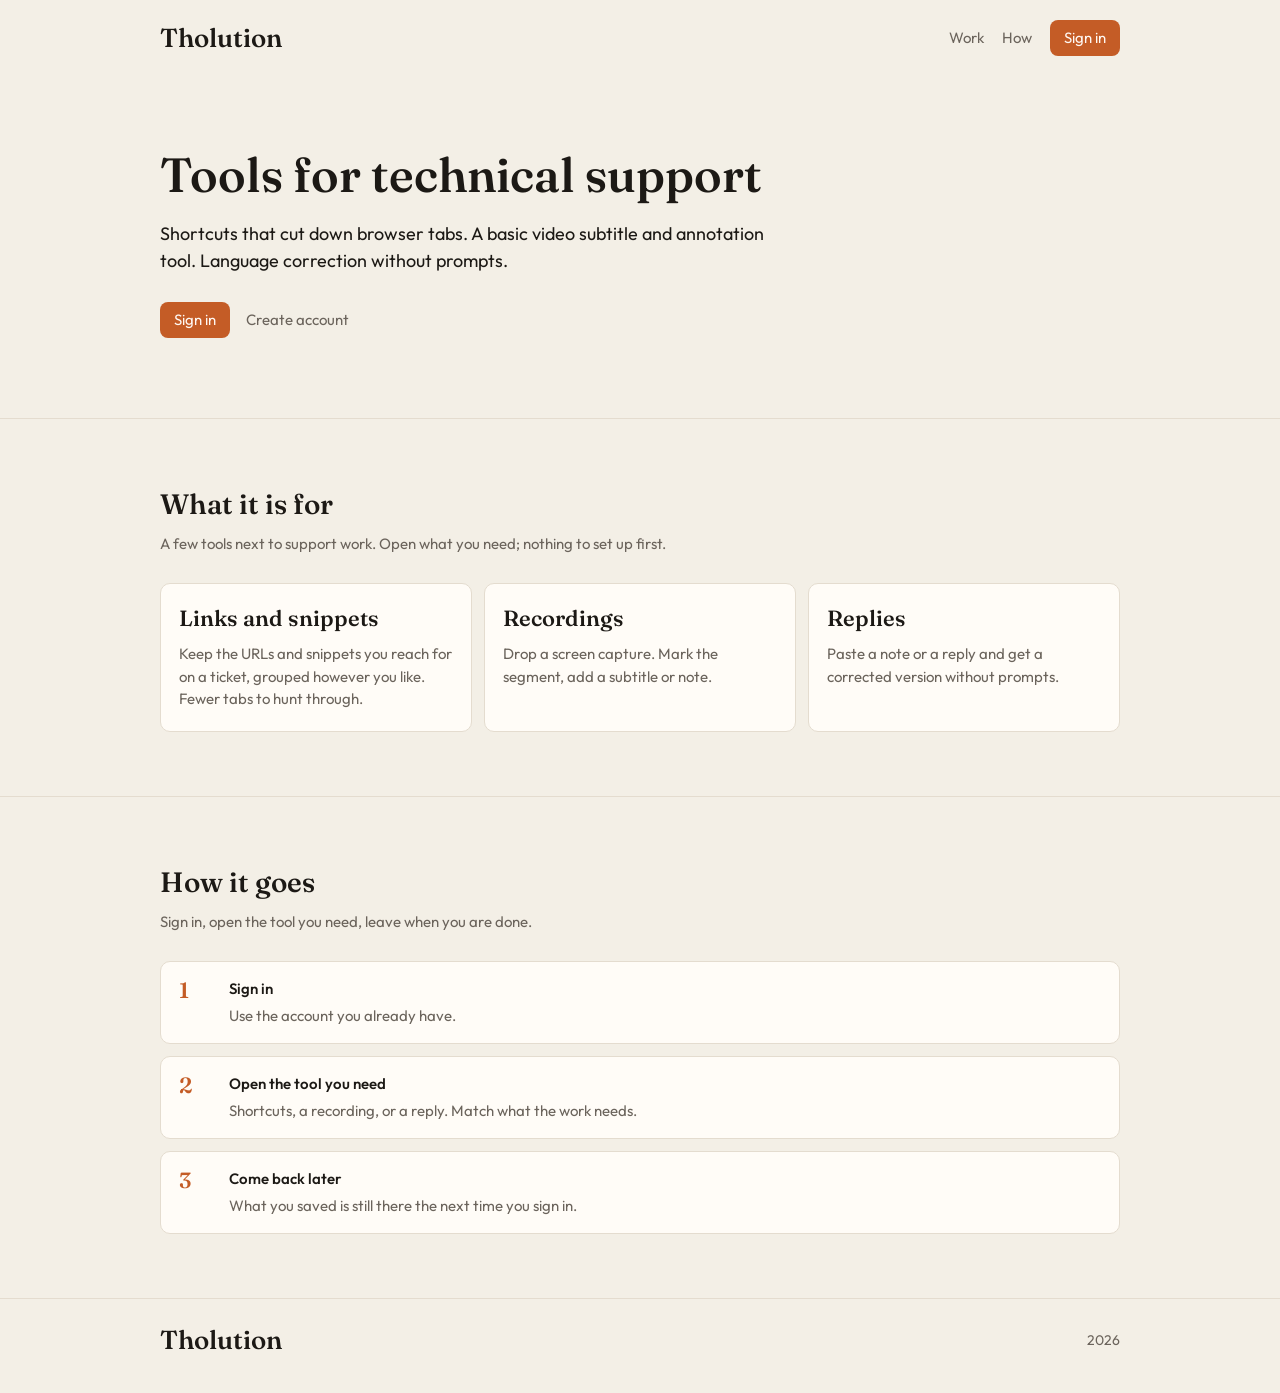
<file: index.html>
<!doctype html>
<html lang="en">
  <head>
    <meta charset="UTF-8" />
    <meta name="viewport" content="width=device-width, initial-scale=1.0" />
    <title>Tholution</title>
    <meta
      name="description"
      content="Shortcuts that cut down browser tabs; a basic video subtitle and annotation tool; a language correction tool without prompts."
    />
    <link rel="icon" type="image/svg+xml" href="./logo.svg" />
    <link rel="preconnect" href="https://fonts.googleapis.com" />
    <link rel="preconnect" href="https://fonts.gstatic.com" crossorigin />
    <link
      href="https://fonts.googleapis.com/css2?family=Fraunces:opsz,wght@9..144,560&family=Outfit:wght@400;500&display=swap"
      rel="stylesheet"
    />
    <style>
      :root {
        --paper: #f3efe6;
        --sheet: #fffcf7;
        --ink: #1c1915;
        --muted: #6b645c;
        --line: #e4dccf;
        --rail: #1e1b16;
        --rail-text: #f3efe6;
        --copper: #c45c26;
        --copper-ink: #fff8f3;
        --radius: 10px;
      }
      * { box-sizing: border-box; }
      html { scroll-behavior: smooth; }
      body {
        margin: 0;
        color: var(--ink);
        background: var(--paper);
        font-family: Outfit, sans-serif;
        font-size: 15px;
        line-height: 1.5;
      }
      a { color: inherit; }
      .wrap {
        width: min(960px, calc(100% - 48px));
        margin: 0 auto;
      }
      .bar {
        display: flex;
        align-items: center;
        justify-content: space-between;
        gap: 16px;
        padding: 20px 0;
      }
      .wordmark {
        font-family: Fraunces, serif;
        font-size: 26px;
        font-weight: 560;
        text-decoration: none;
        line-height: 1;
      }
      .bar nav {
        display: flex;
        align-items: center;
        gap: 18px;
      }
      .bar nav a { text-decoration: none; }
      .bar nav a:not(.sign-in) { color: var(--muted); }
      .bar nav a:not(.sign-in):hover { color: var(--ink); }
      .sign-in {
        display: inline-flex;
        align-items: center;
        height: 36px;
        padding: 0 14px;
        border-radius: 8px;
        background: var(--copper);
        color: var(--copper-ink);
        text-decoration: none;
        font-size: 15px;
      }
      .sign-in:hover { filter: brightness(1.05); }
      .hero {
        padding: 72px 0 80px;
        border-bottom: 1px solid var(--line);
      }
      .hero h1 {
        font-family: Fraunces, serif;
        font-weight: 560;
        font-size: 48px;
        line-height: 1.12;
        margin: 0 0 18px;
      }
      .lede {
        margin: 0 0 28px;
        font-size: 18px;
        max-width: 38rem;
        color: var(--ink);
      }
      .hero-actions { display: flex; align-items: center; gap: 16px; }
      .hero-actions .quiet {
        color: var(--muted);
        text-decoration: none;
      }
      .hero-actions .quiet:hover { color: var(--ink); }
      section { padding: 64px 0; }
      section h2 {
        font-family: Fraunces, serif;
        font-weight: 560;
        font-size: 28px;
        margin: 0 0 8px;
      }
      .section-lead {
        margin: 0 0 28px;
        color: var(--muted);
        max-width: 36rem;
      }
      .points {
        display: grid;
        grid-template-columns: repeat(3, minmax(0, 1fr));
        gap: 12px;
      }
      .sheet {
        background: var(--sheet);
        border: 1px solid var(--line);
        border-radius: var(--radius);
        padding: 18px 18px 20px;
      }
      .sheet h3 {
        font-family: Fraunces, serif;
        font-size: 22px;
        font-weight: 560;
        margin: 0 0 8px;
      }
      .sheet p { margin: 0; color: var(--muted); }
      .how { border-top: 1px solid var(--line); }
      .steps {
        display: grid;
        gap: 12px;
        margin: 0;
        padding: 0;
        list-style: none;
        counter-reset: step;
      }
      .steps li {
        display: grid;
        grid-template-columns: 36px 1fr;
        gap: 14px;
        align-items: start;
        padding: 16px 18px;
        background: var(--sheet);
        border: 1px solid var(--line);
        border-radius: var(--radius);
      }
      .steps li::before {
        counter-increment: step;
        content: counter(step);
        font-family: Fraunces, serif;
        font-size: 22px;
        font-weight: 560;
        color: var(--copper);
        line-height: 1.1;
      }
      .steps strong { font-weight: 560; }
      .steps p { margin: 4px 0 0; color: var(--muted); }
      .foot {
        border-top: 1px solid var(--line);
        padding: 28px 0 40px;
      }
      .foot-inner {
        display: flex;
        align-items: center;
        justify-content: space-between;
        gap: 16px;
      }
      .foot p { margin: 0; color: var(--muted); font-size: 14px; }
      @media (max-width: 800px) {
        .points { grid-template-columns: 1fr; }
        .hero h1 { font-size: 36px; }
        .bar nav a:not(.sign-in) { display: none; }
      }
      @media (max-width: 640px) {
        .wrap { width: calc(100% - 40px); }
        .hero { padding: 48px 0 56px; }
        section { padding: 48px 0; }
        .hero-actions { flex-wrap: wrap; }
      }
    </style>
  </head>
  <body>
    <header>
      <div class="wrap bar">
        <a class="wordmark" href="./">Tholution</a>
        <nav>
          <a href="#work">Work</a>
          <a href="#how">How</a>
          <a class="sign-in" href="https://app.tholution.com/login">Sign in</a>
        </nav>
      </div>
    </header>

    <main>
      <section class="hero">
        <div class="wrap">
          <h1>Tools for technical support</h1>
          <p class="lede">
            Shortcuts that cut down browser tabs. A basic video subtitle and
            annotation tool. Language correction without prompts.
          </p>
          <div class="hero-actions">
            <a class="sign-in" href="https://app.tholution.com/login">Sign in</a>
            <a class="quiet" href="https://app.tholution.com/register">Create account</a>
          </div>
        </div>
      </section>

      <section id="work">
        <div class="wrap">
          <h2>What it is for</h2>
          <p class="section-lead">
            A few tools next to support work. Open what you need; nothing to
            set up first.
          </p>
          <div class="points">
            <article class="sheet">
              <h3>Links and snippets</h3>
              <p>
                Keep the URLs and snippets you reach for on a ticket, grouped
                however you like. Fewer tabs to hunt through.
              </p>
            </article>
            <article class="sheet">
              <h3>Recordings</h3>
              <p>
                Drop a screen capture. Mark the segment, add a subtitle or note.
              </p>
            </article>
            <article class="sheet">
              <h3>Replies</h3>
              <p>
                Paste a note or a reply and get a corrected version without
                prompts.
              </p>
            </article>
          </div>
        </div>
      </section>

      <section class="how" id="how">
        <div class="wrap">
          <h2>How it goes</h2>
          <p class="section-lead">Sign in, open the tool you need, leave when you are done.</p>
          <ol class="steps">
            <li>
              <div>
                <strong>Sign in</strong>
                <p>Use the account you already have.</p>
              </div>
            </li>
            <li>
              <div>
                <strong>Open the tool you need</strong>
                <p>Shortcuts, a recording, or a reply. Match what the work needs.</p>
              </div>
            </li>
            <li>
              <div>
                <strong>Come back later</strong>
                <p>What you saved is still there the next time you sign in.</p>
              </div>
            </li>
          </ol>
        </div>
      </section>
    </main>

    <footer class="foot">
      <div class="wrap foot-inner">
        <a class="wordmark" href="./">Tholution</a>
        <p>2026</p>
      </div>
    </footer>
  </body>
</html>
</file>
